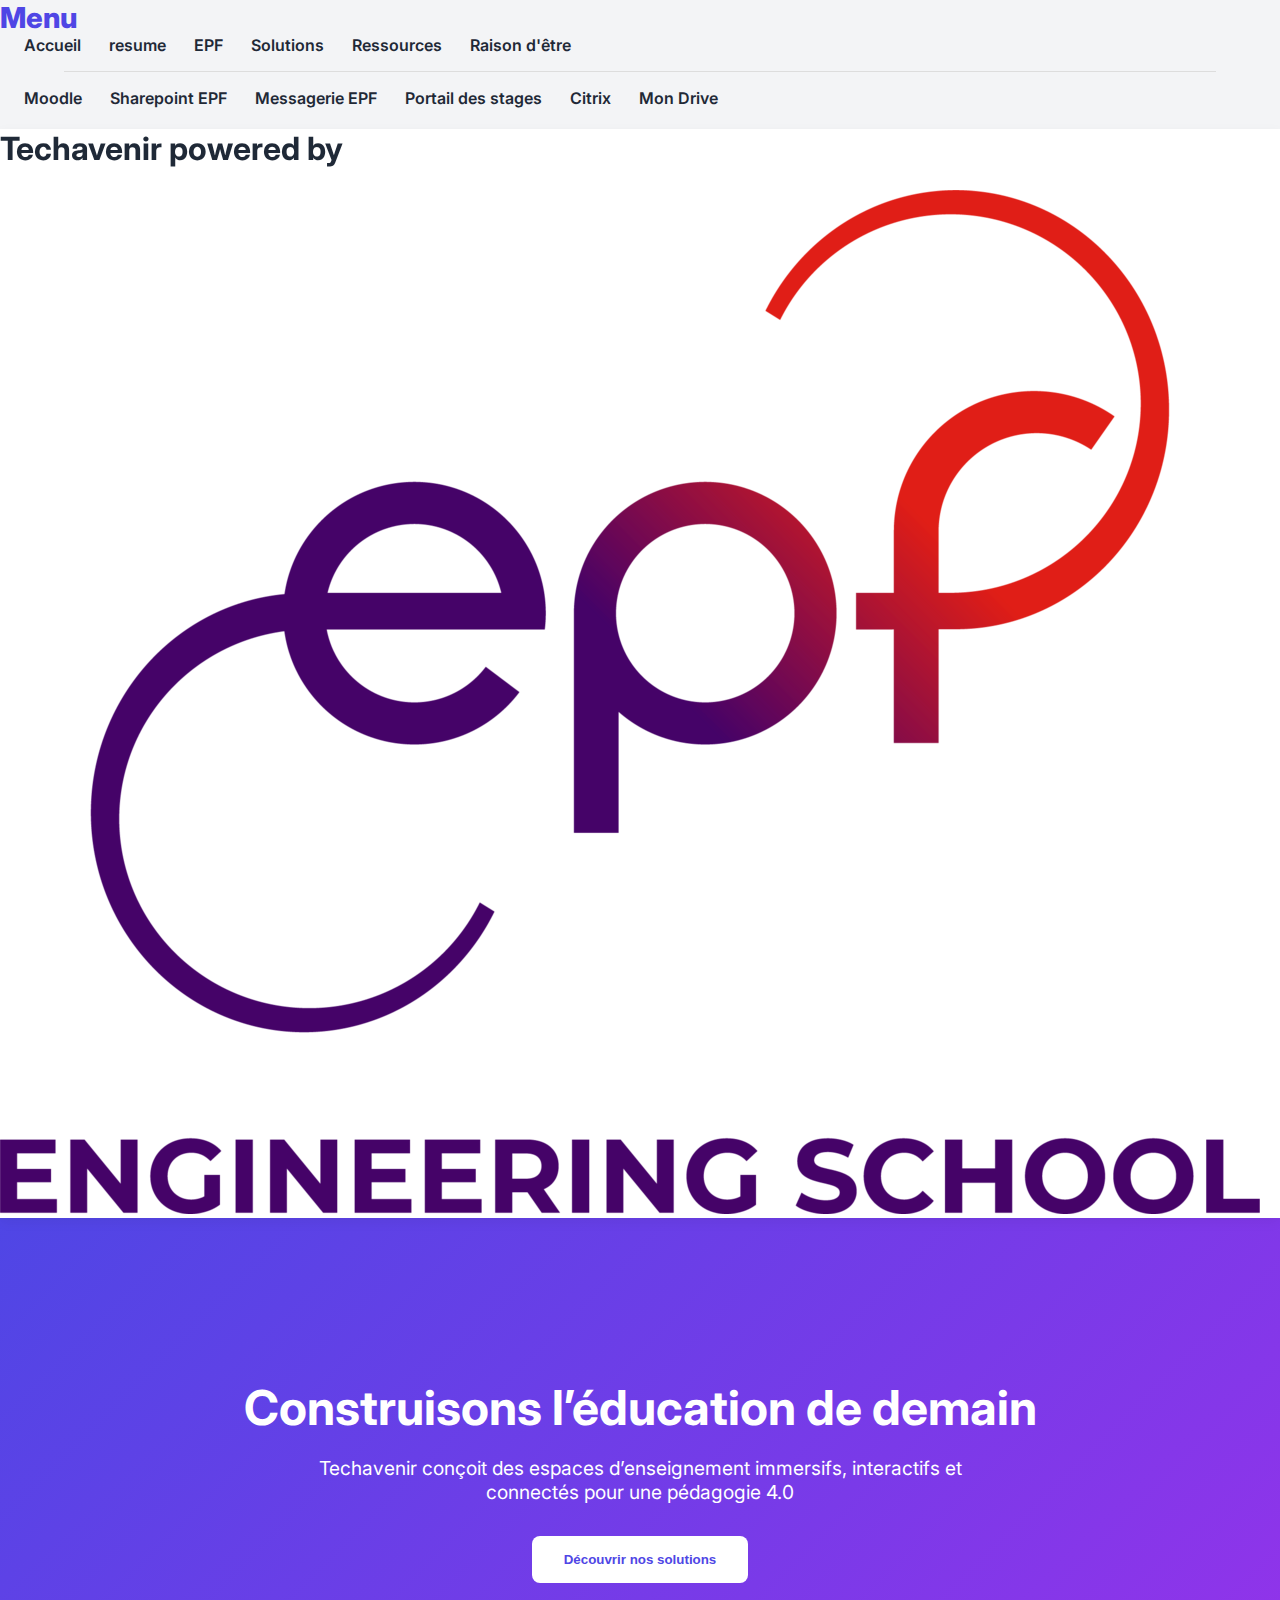
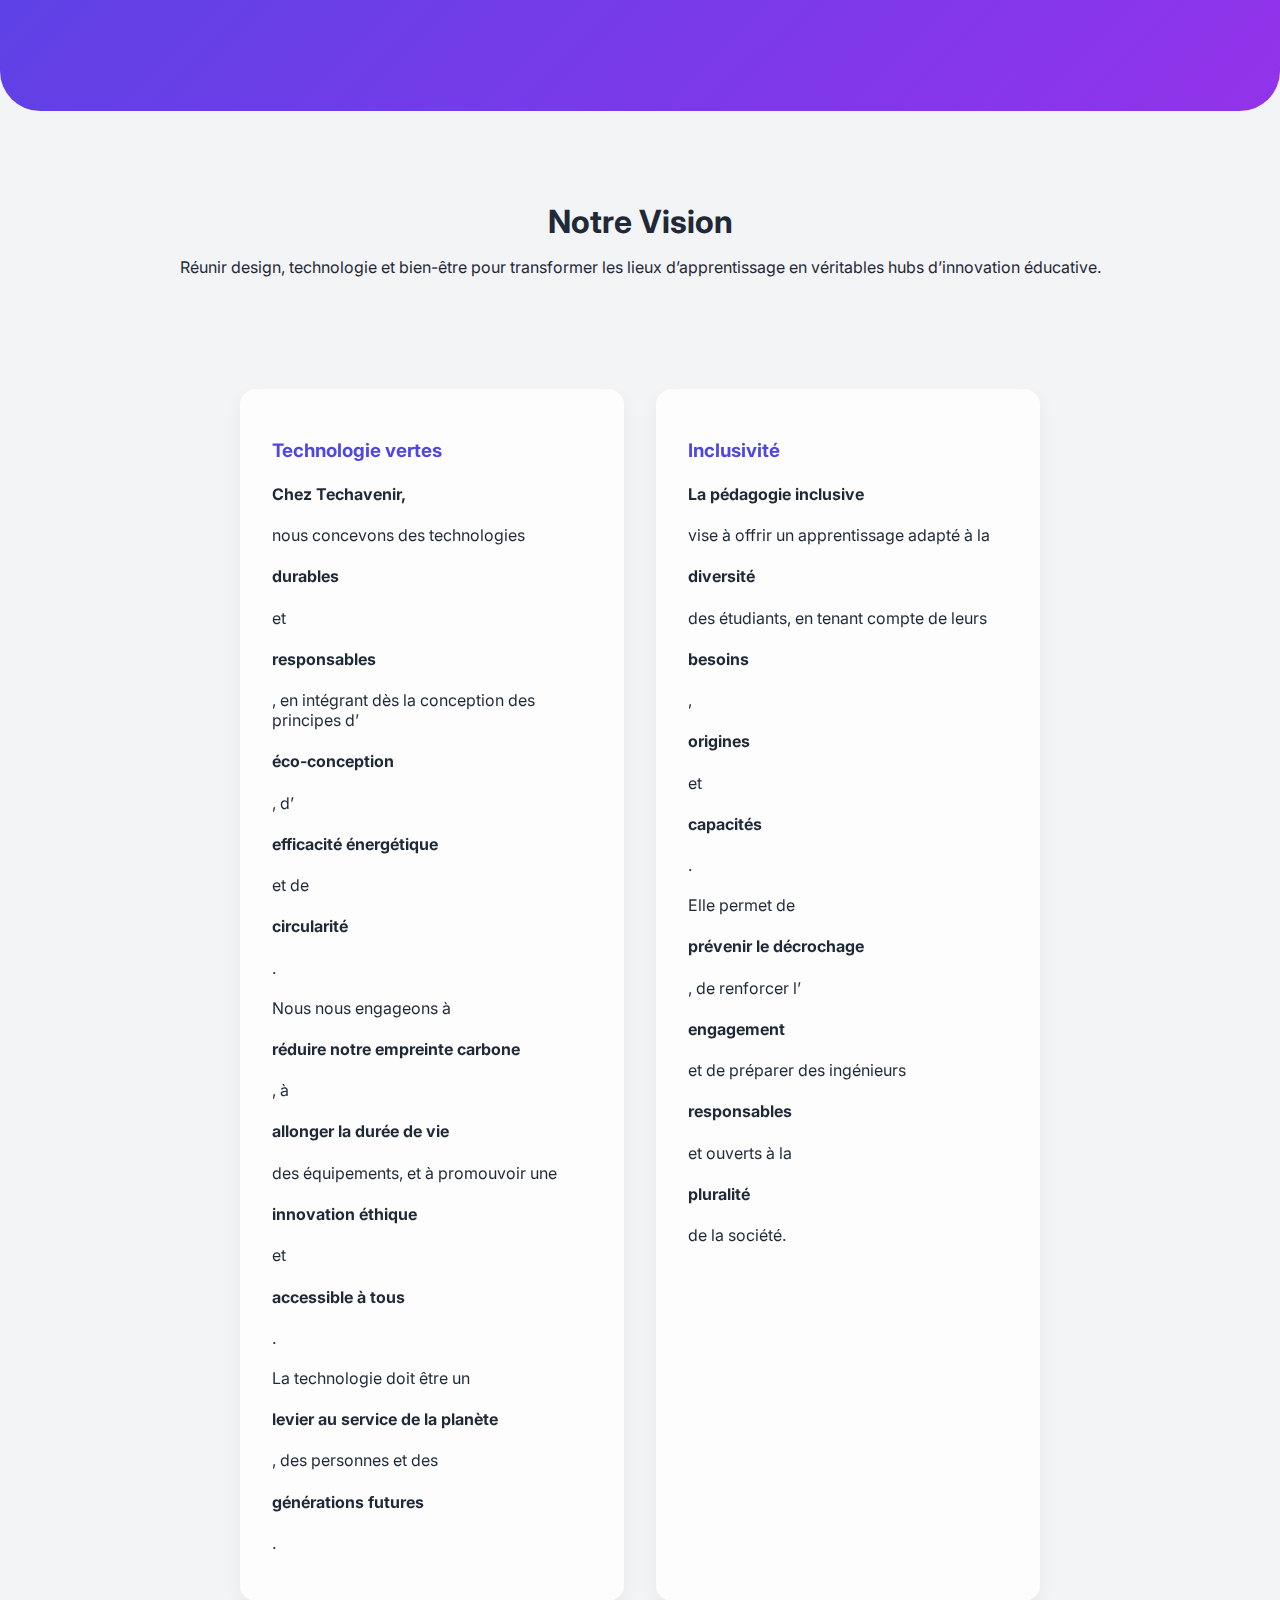
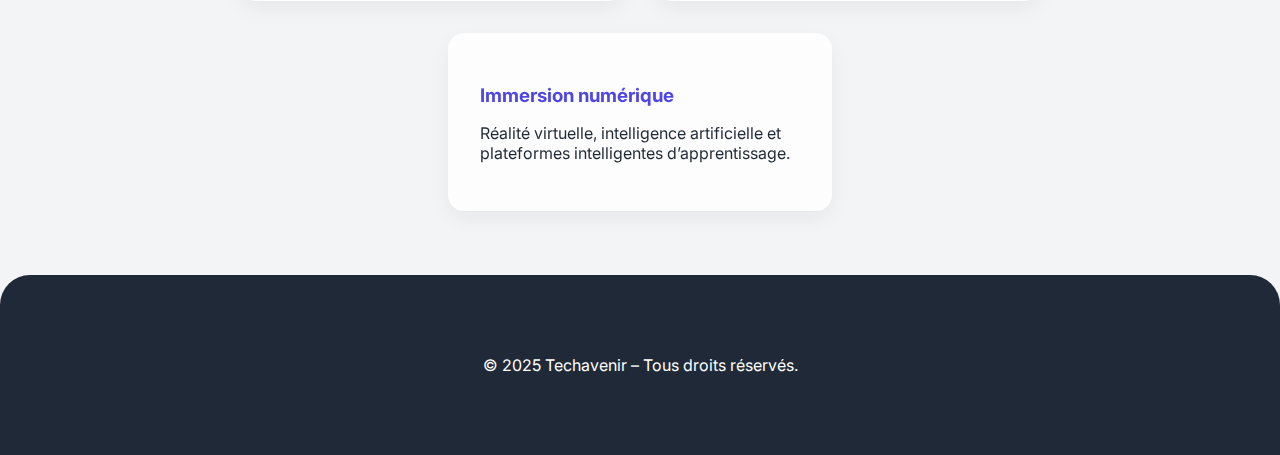
<file: index.html>
<!DOCTYPE html>
<html lang="fr">
<head>
  <meta charset="UTF-8" />
  <meta name="viewport" content="width=device-width, initial-scale=1.0"/>
  <title>Techavenir – L’enseignement 4.0</title>
  <link rel="stylesheet" href="style.css" />
  <link href="https://fonts.googleapis.com/css2?family=Inter:wght@400;600;800&display=swap" rel="stylesheet">
</head>
<body>
  <aside class="sidebar" aria-label="Menu de navigation">
    <div class="logo">Menu</div>
<div class="menu-toggle" onclick="document.querySelector('.sidebar').classList.toggle('open')">
  <span></span>
  <span></span>
  <span></span>
</div>
    <!-- <span class="menu-text">Menu</span> -->
    <nav>
      <a href="index.html" data-icon="🏠" title="Accueil">Accueil</a>
      <a href="resume.html" data-icon="📝" title="resume">resume</a>
      <a href="EPF.html" data-icon="🏫" title="EPF">EPF</a>
      <a href="solutions.html" data-icon="💡" title="Solutions">Solutions</a>
      <a href="fiches.html" data-icon="📚" title="Ressources">Ressources</a>
      <a href="raison d'etre.html" data-icon="🎯" title="Raison d'être">Raison d'être</a>
      <hr style="width:90%; border:none; border-top:1px solid #ddd; margin: 1rem auto;" />
      <a href="https://moodle.epf.fr" target="_blank" data-icon="📖" title="Moodle">Moodle</a>
      <a href="https://epfedu.sharepoint.com/" target="_blank" data-icon="🗂️" title="Sharepoint">Sharepoint EPF</a>
      <a href="https://outlook.office.com/mail" target="_blank" data-icon="✉️" title="Messagerie">Messagerie EPF</a>
      <a href="https://epf.jobteaser.com/fr" target="_blank" data-icon="💼" title="Stages">Portail des stages</a>
      <a href="https://vapp.epf.fr/" target="_blank" data-icon="🖥️" title="Citrix">Citrix</a>
      <a href="https://drive.google.com/" target="_blank" data-icon="☁️" title="Mon Drive">Mon Drive</a>
      <!-- <a href="https://a10da3dc-b79b-4a1d-a93f-d0fa80af9329-00-vxa8lrqh6osz.picard.replit.dev/" target="_blank" data-icon="☁️" title="Mon ia">Mon ia</a> -->
    </nav>
  </aside>

    <!-- Contenu principal -->
  <div class="main-content">

    <!-- Header (fixé) -->
<header>
  <h1 class="header-title">
    Techavenir
    <span class="powered">powered by</span>
  </h1>
    <img src="EPF_logo.png" alt="Logo EPF" class="logo-epf">
</header>

  <section class="hero">
    <div class="container">
      <h1>Construisons l’éducation de demain</h1>
      <p>Techavenir conçoit des espaces d’enseignement immersifs, interactifs et connectés pour une pédagogie 4.0</p>
      <button onclick="location.href='solutions.html'">Découvrir nos solutions</button>
    </div>
  </section>

  <section class="vision container">
    <h2 id="vision">Notre Vision</h2>
    <p>Réunir design, technologie et bien-être pour transformer les lieux d’apprentissage en véritables hubs d’innovation éducative.</p>
  </section>

  <section class="features container">
    <div class="card-grid">
<div class="card">
  <h3>Technologie vertes</h3>
  <p>
    <h4>Chez Techavenir,</h4> nous concevons des technologies 
    <h4>durables</h4> et <h4>responsables</h4>, en intégrant dès la conception des principes 
    d’<h4>éco-conception</h4>, d’<h4>efficacité énergétique</h4> et de <h4>circularité</h4>.
    <br><br>
    Nous nous engageons à <h4>réduire notre empreinte carbone</h4>, à 
    <h4>allonger la durée de vie</h4> des équipements, et à promouvoir une 
    <h4>innovation éthique</h4> et <h4>accessible à tous</h4>.
    <br><br>
    La technologie doit être un <h4>levier au service de la planète</h4>, 
    des personnes et des <h4>générations futures</h4>.
  </p>
</div>

      <div class="card">
        <h3>Inclusivité</h3>
        <p><h4>La pédagogie inclusive</h4> vise à offrir un apprentissage adapté à la <h4>diversité</h4> des étudiants, en tenant compte de leurs <h4>besoins</h4>, <h4>origines</h4> et <h4>capacités</h4>.
<br><br>

Elle permet de <h4>prévenir le décrochage</h4>, de renforcer l’<h4>engagement</h4> et de préparer des ingénieurs <h4>responsables</h4> et ouverts à la <h4>pluralité</h4> de la société.

<br><br>
      </div>
      <div class="card">
        <h3>Immersion numérique</h3>
        <p>Réalité virtuelle, intelligence artificielle et plateformes intelligentes d’apprentissage.</p>
      </div>
    </div>
  </section>

  <footer>
    <div class="container">
      <p>&copy; 2025 Techavenir – Tous droits réservés.</p>
    </div>
  </footer>

  <script src="script.js"></script>
<script>
(function(){if(!window.chatbase||window.chatbase("getState")!=="initialized"){window.chatbase=(...arguments)=>{if(!window.chatbase.q){window.chatbase.q=[]}window.chatbase.q.push(arguments)};window.chatbase=new Proxy(window.chatbase,{get(target,prop){if(prop==="q"){return target.q}return(...args)=>target(prop,...args)}})}const onLoad=function(){const script=document.createElement("script");script.src="https://www.chatbase.co/embed.min.js";script.id="EY-CzNa1eaQVEPs238EkB";script.domain="www.chatbase.co";document.body.appendChild(script)};if(document.readyState==="complete"){onLoad()}else{window.addEventListener("load",onLoad)}})();
</script>
</body>
</html>
</file>
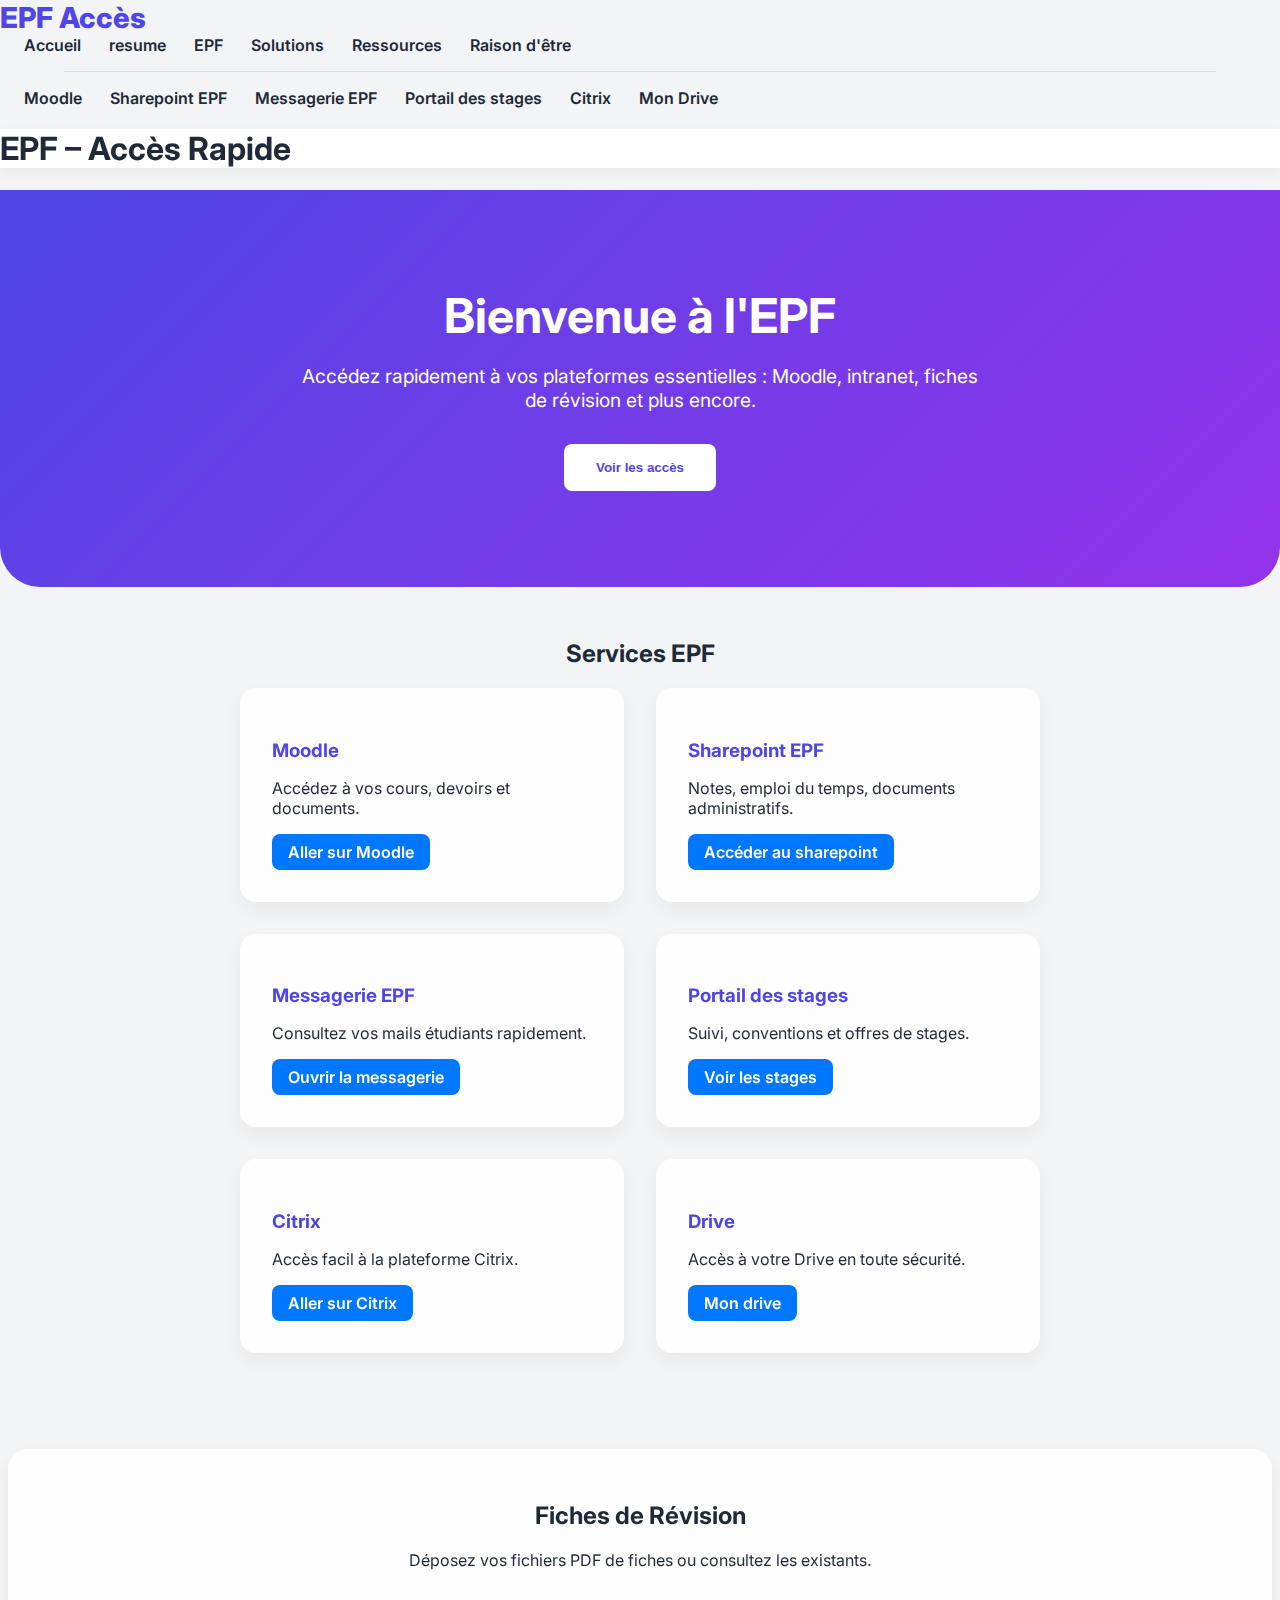
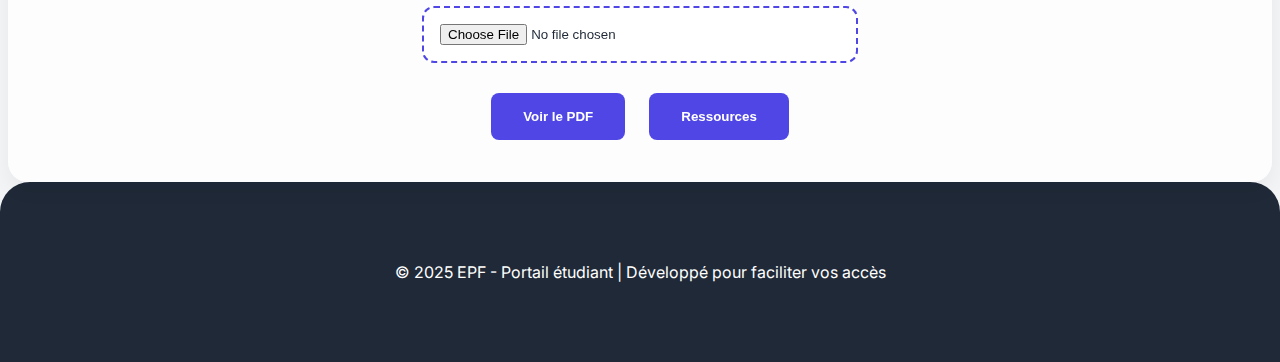
<file: EPF.html>
<!DOCTYPE html>
<html lang="fr">
<head>
  <meta charset="UTF-8" />
  <meta name="viewport" content="width=device-width, initial-scale=1.0"/>
  <title>EPF – Accès Rapide</title>
  <link rel="stylesheet" href="style.css" />
  <link href="https://fonts.googleapis.com/css2?family=Inter:wght@400;600;800&display=swap" rel="stylesheet">
</head>
<body>

  <!-- Sidebar menu gauche -->
  <aside class="sidebar" aria-label="Menu de navigation">
    <div class="logo">EPF Accès</div>
    <div class="menu-toggle" onclick="document.querySelector('.sidebar').classList.toggle('open')">
  <span></span>
  <span></span>
  <span></span>
</div>
    <nav>
      <a href="index.html" data-icon="🏠" title="Accueil">Accueil</a>
      <a href="resume.html" data-icon="📝" title="resume">resume</a>
      <a href="EPF.html" data-icon="🏫" title="EPF">EPF</a>
      <a href="solutions.html" data-icon="💡" title="Solutions">Solutions</a>
      <a href="fiches.html" data-icon="📚" title="Ressources">Ressources</a>
      <a href="raison d'etre.html" data-icon="🎯" title="Raison d'être">Raison d'être</a>
      <hr style="width:90%; border:none; border-top:1px solid #ddd; margin: 1rem auto;" />
      <a href="https://moodle.epf.fr" target="_blank" data-icon="📖" title="Moodle">Moodle</a>
      <a href="https://epfedu.sharepoint.com/" target="_blank" data-icon="🗂️" title="Sharepoint">Sharepoint EPF</a>
      <a href="https://outlook.office.com/mail" target="_blank" data-icon="✉️" title="Messagerie">Messagerie EPF</a>
      <a href="https://epf.jobteaser.com/fr" target="_blank" data-icon="💼" title="Stages">Portail des stages</a>
      <a href="https://vapp.epf.fr/" target="_blank" data-icon="🖥️" title="Citrix">Citrix</a>
      <a href="https://drive.google.com/" target="_blank" data-icon="☁️" title="Mon Drive">Mon Drive</a>
    </nav>
  </aside>

  <!-- Contenu principal -->
  <div class="main-content">

    <!-- Header (fixé) -->
   <header>
  <h1 class="header-title">EPF – Accès Rapide</h1>
</header>

    <!-- Hero -->
    <section class="hero" style="padding: 4rem 2rem 6rem;">
      <h1>Bienvenue à l'EPF</h1>
      <p>Accédez rapidement à vos plateformes essentielles : Moodle, intranet, fiches de révision et plus encore.</p>
      <a href="#services"><button>Voir les accès</button></a>
    </section>

    <!-- Zone de services -->
    <section class="container features" id="services">
      <h2 style="text-align:center;">Services EPF</h2>
      <div class="card-grid">
        <div class="card">
          <h3>Moodle</h3>
          <p>Accédez à vos cours, devoirs et documents.</p>
          <a class="btn" href="https://moodle.epf.fr" target="_blank">Aller sur Moodle</a>
        </div>
        <div class="card">
          <h3>Sharepoint EPF</h3>
          <p>Notes, emploi du temps, documents administratifs.</p>
          <a class="btn" href="https://epfedu.sharepoint.com/" target="_blank">Accéder au sharepoint</a>
        </div>
        <div class="card">
          <h3>Messagerie EPF</h3>
          <p>Consultez vos mails étudiants rapidement.</p>
          <a class="btn" href="https://outlook.office.com/mail" target="_blank">Ouvrir la messagerie</a>
        </div>
        <div class="card">
          <h3>Portail des stages</h3>
          <p>Suivi, conventions et offres de stages.</p>
          <a class="btn" href="https://epf.jobteaser.com/fr" target="_blank">Voir les stages</a>
        </div>
        <div class="card">
          <h3>Citrix</h3>
          <p>Accès facil à la plateforme Citrix.</p>
          <a class="btn" href="https://vapp.epf.fr/" target="_blank">Aller sur Citrix</a>
        </div>
        <div class="card">
          <h3>Drive</h3>
          <p>Accès à votre Drive en toute sécurité.</p>
          <a class="btn" href="https://drive.google.com/" target="_blank">Mon drive</a>
        </div>
      </div>
    </section>

    <!-- Ressources (fiches, uploads, etc.) -->
    <section class="container upload-section" id="ressources">
      <h2>Fiches de Révision</h2>
      <p>Déposez vos fichiers PDF de fiches ou consultez les existants.</p>
      <input type="file" id="fileUpload" accept="application/pdf" />
      <br>
      <button onclick="viewPDF()">Voir le PDF</button>
      <iframe id="pdfViewer"></iframe>
      <button onclick="location.href='fiches.html'">Ressources</button>
    </section>

    <!-- Footer -->
    <footer>
      <div class="container">
      <p>&copy; 2025 EPF - Portail étudiant | Développé pour faciliter vos accès</p>
      </div>
    </footer>

  </div>

  <!-- JS simple pour l'affichage PDF -->
  <script>
    function viewPDF() {
      const input = document.getElementById("fileUpload");
      const viewer = document.getElementById("pdfViewer");
      const file = input.files[0];

      if (file && file.type === "application/pdf") {
        const fileURL = URL.createObjectURL(file);
        viewer.src = fileURL;
        viewer.style.display = "block";
      } else {
        alert("Veuillez sélectionner un fichier PDF.");
      }
    }
  </script>
<script type="text/javascript">
  (function(d, t) {
      var v = d.createElement(t), s = d.getElementsByTagName(t)[0];
      v.onload = function() {
        window.voiceflow.chat.load({
          verify: { projectID: '6842ada7bd009340332e4bff' },
          url: 'https://general-runtime.voiceflow.com',
          versionID: 'production',
          voice: {
            url: "https://runtime-api.voiceflow.com"
          }
        });
      }
      v.src = "https://cdn.voiceflow.com/widget-next/bundle.mjs"; v.type = "text/javascript"; s.parentNode.insertBefore(v, s);
  })(document, 'script');
</script>
<script>
(function(){if(!window.chatbase||window.chatbase("getState")!=="initialized"){window.chatbase=(...arguments)=>{if(!window.chatbase.q){window.chatbase.q=[]}window.chatbase.q.push(arguments)};window.chatbase=new Proxy(window.chatbase,{get(target,prop){if(prop==="q"){return target.q}return(...args)=>target(prop,...args)}})}const onLoad=function(){const script=document.createElement("script");script.src="https://www.chatbase.co/embed.min.js";script.id="EY-CzNa1eaQVEPs238EkB";script.domain="www.chatbase.co";document.body.appendChild(script)};if(document.readyState==="complete"){onLoad()}else{window.addEventListener("load",onLoad)}})();
</script>
</body>
</html>
</file>
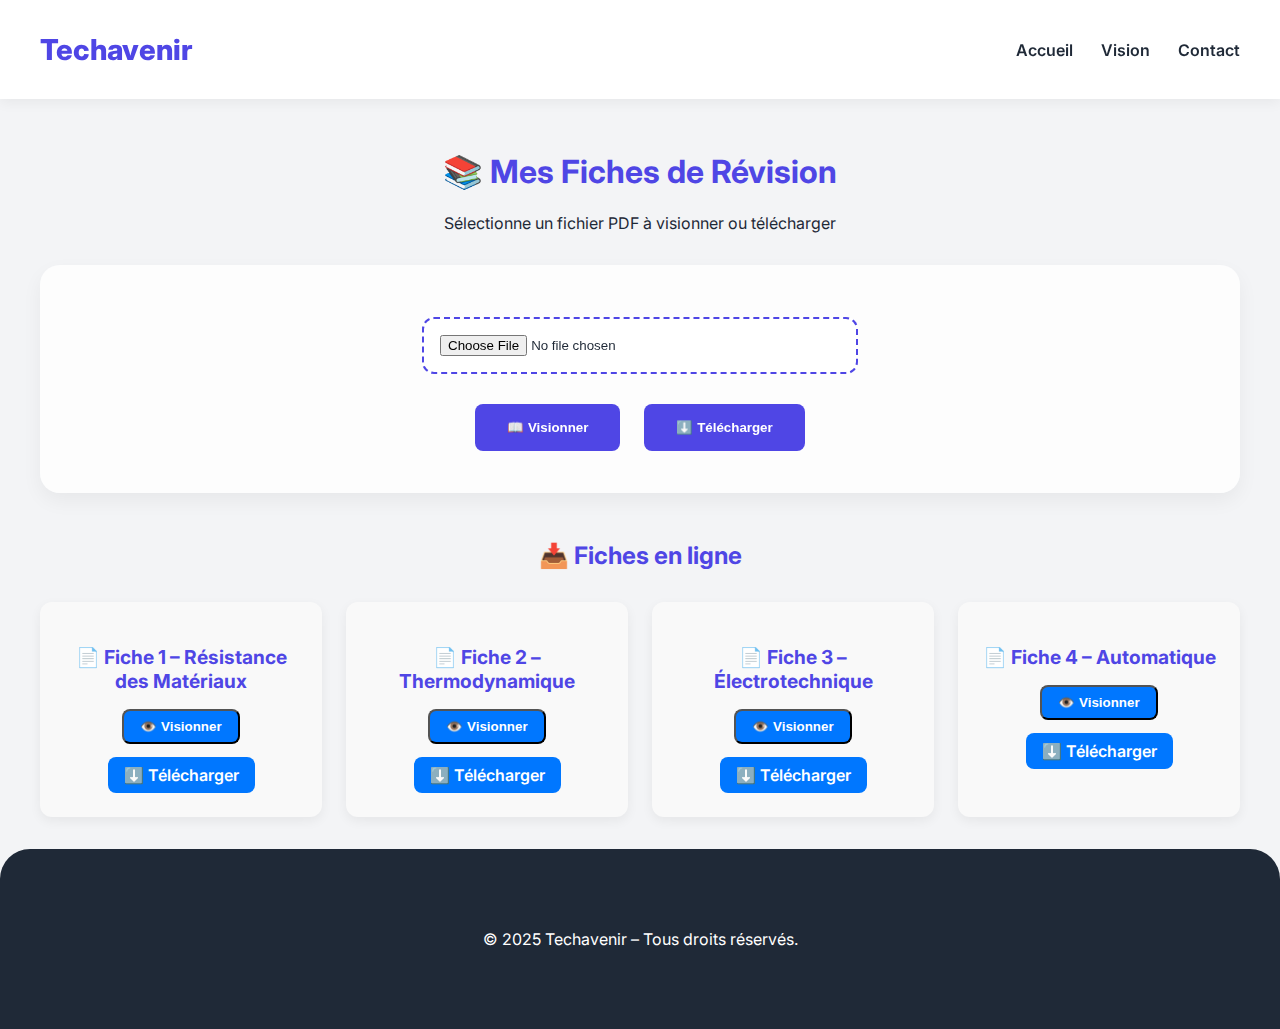
<file: fiches.html>
<!DOCTYPE html>
<html lang="fr">
<head>
  <meta charset="UTF-8" />
  <meta name="viewport" content="width=device-width, initial-scale=1" />
  <title>Fiches de Révision – Techavenir</title>
  <link rel="stylesheet" href="style.css" />
  <link href="https://fonts.googleapis.com/css2?family=Inter:wght@400;600;800&display=swap" rel="stylesheet" />
</head>
<body>

<header>
  <div class="container nav">
    <div class="logo">Techavenir</div>
    <nav>
      <a href="index.html">Accueil</a>
      <a href="index.html#vision">Vision</a>
      <a href="https://moodle.epf.fr" target="_blank">Contact</a>
    </nav>
  </div>
</header>

<section class="container">
  <h1 style="text-align: center; color: var(--primary);">📚 Mes Fiches de Révision</h1>
  <p style="text-align: center; margin-top: 1rem;">
    Sélectionne un fichier PDF à visionner ou télécharger
  </p>

  <div class="upload-section">
    <input type="file" id="pdfFile" accept="application/pdf" />
    <br />
    <button onclick="previewPDF()">📖 Visionner</button>
    <button onclick="downloadPDF()">⬇️ Télécharger</button>

    <iframe id="pdfViewer"></iframe>
  </div>

  <h2 style="text-align: center; margin-top: 3rem; color: var(--primary);">📥 Fiches en ligne</h2>

  <div class="fiche-cards">
    <div class="fiche-card">
      <h3>📄 Fiche 1 – Résistance des Matériaux</h3>
      <div class="fiche-buttons">
        <button
          class="btn"
          onclick="visionnerEnLigne('https://drive.google.com/file/d/19i65g06_nhSZx5naNHAza6lH6VwfBbN2/preview')"
        >
          👁️ Visionner
        </button>
        <a
          href="https://drive.google.com/uc?export=download&id=19i65g06_nhSZx5naNHAza6lH6VwfBbN2"
          class="btn"
          >⬇️ Télécharger</a
        >
      </div>
    </div>

    <div class="fiche-card">
      <h3>📄 Fiche 2 – Thermodynamique</h3>
      <div class="fiche-buttons">
        <button
          class="btn"
          onclick="visionnerEnLigne('https://drive.google.com/file/d/1tFkdv1zux1VV2rkNBI_0eJJjvIqwfJc-/preview')"
        >
          👁️ Visionner
        </button>
        <a
          href="https://drive.google.com/uc?export=download&id=1tFkdv1zux1VV2rkNBI_0eJJjvIqwfJc-"
          class="btn"
          >⬇️ Télécharger</a
        >
      </div>
    </div>

    <div class="fiche-card">
      <h3>📄 Fiche 3 – Électrotechnique</h3>
      <div class="fiche-buttons">
        <button
          class="btn"
          onclick="visionnerEnLigne('https://drive.google.com/file/d/1gAn6hkQWSX2rBx6z1rYZF2oJ4zQe8ItF/preview')"
        >
          👁️ Visionner
        </button>
        <a
          href="https://drive.google.com/uc?export=download&id=1gAn6hkQWSX2rBx6z1rYZF2oJ4zQe8ItF"
          class="btn"
          >⬇️ Télécharger</a
        >
      </div>
    </div>

    <div class="fiche-card">
      <h3>📄 Fiche 4 – Automatique</h3>
      <div class="fiche-buttons">
        <button
          class="btn"
          onclick="visionnerEnLigne('https://drive.google.com/file/d/1FfsUPMOQpt87S5qNcqWkiA80-7C4L1Ag/preview')"
        >
          👁️ Visionner
        </button>
        <a
          href="https://drive.google.com/uc?export=download&id=1FfsUPMOQpt87S5qNcqWkiA80-7C4L1Ag"
          class="btn"
          >⬇️ Télécharger</a
        >
      </div>
    </div>
  </div>
</section>

<footer>
  <div class="container">
    <p>&copy; 2025 Techavenir – Tous droits réservés.</p>
  </div>
</footer>

<script>
  let selectedFile;

  document.getElementById('pdfFile').addEventListener('change', function (event) {
    selectedFile = event.target.files[0];
  });

  function previewPDF() {
    if (!selectedFile) {
      alert('Merci de sélectionner un fichier PDF d\'abord !');
      return;
    }
    const fileURL = URL.createObjectURL(selectedFile);
    const iframe = document.getElementById('pdfViewer');
    iframe.src = fileURL;
    iframe.style.display = 'block';
    iframe.style.width = '100%';
    iframe.style.height = '600px';
    iframe.style.marginTop = '1rem';
  }

  function downloadPDF() {
    if (!selectedFile) {
      alert('Merci de sélectionner un fichier PDF d\'abord !');
      return;
    }
    const link = document.createElement('a');
    link.href = URL.createObjectURL(selectedFile);
    link.download = selectedFile.name;
    link.click();
  }

  function visionnerEnLigne(url) {
    const iframe = document.getElementById('pdfViewer');
    iframe.src = url;
    iframe.style.display = 'block';
    iframe.style.width = '100%';
    iframe.style.height = '600px';
    iframe.style.marginTop = '1rem';
    iframe.scrollIntoView({ behavior: 'smooth' });
  }
</script>

<script>
  (function () {
    if (!window.chatbase || window.chatbase('getState') !== 'initialized') {
      window.chatbase = (...arguments) => {
        if (!window.chatbase.q) {
          window.chatbase.q = [];
        }
        window.chatbase.q.push(arguments);
      };
      window.chatbase = new Proxy(window.chatbase, {
        get(target, prop) {
          if (prop === 'q') {
            return target.q;
          }
          return (...args) => target(prop, ...args);
        },
      });
    }
    const onLoad = function () {
      const script = document.createElement('script');
      script.src = 'https://www.chatbase.co/embed.min.js';
      script.id = 'EY-CzNa1eaQVEPs238EkB';
      script.domain = 'www.chatbase.co';
      document.body.appendChild(script);
    };
    if (document.readyState === 'complete') {
      onLoad();
    } else {
      window.addEventListener('load', onLoad);
    }
  })();
</script>

</body>
</html>
</file>
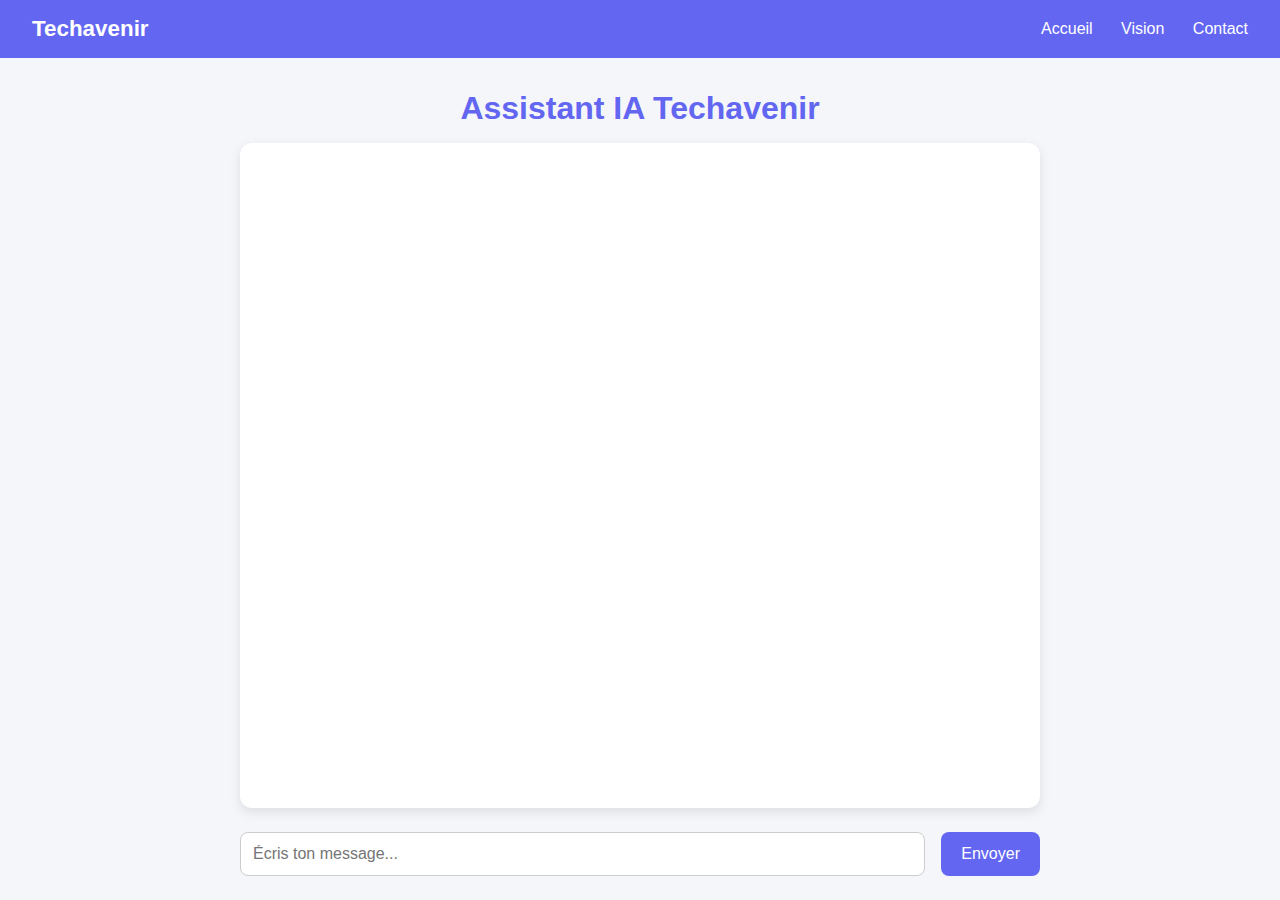
<file: ia_bis_bis.html>
<!DOCTYPE html>
<html lang="fr">
<head>
  <meta charset="UTF-8" />
  <title>Assistant IA – Techavenir</title>
  <style>
    :root {
      --main-color: #6366f1;
      --light-bg: #f4f6fa;
      --bubble-user: #e0e7ff;
      --bubble-bot: #d1fae5;
      --text-color: #333;
    }

    * {
      margin: 0;
      padding: 0;
      box-sizing: border-box;
    }

    body {
      font-family: 'Segoe UI', sans-serif;
      background-color: var(--light-bg);
      color: var(--text-color);
      display: flex;
      flex-direction: column;
      min-height: 100vh;
    }

    header {
      background-color: var(--main-color);
      padding: 1rem 2rem;
      color: white;
      display: flex;
      justify-content: space-between;
      align-items: center;
    }

    header nav a {
      color: white;
      text-decoration: none;
      margin-left: 1.5rem;
      font-weight: 500;
    }

    header nav a:hover {
      text-decoration: underline;
    }

    h1 {
      text-align: center;
      margin: 2rem 0 1rem;
      color: var(--main-color);
    }

    #chat {
      flex-grow: 1;
      width: 100%;
      max-width: 800px;
      margin: 0 auto;
      background: white;
      border-radius: 12px;
      padding: 1rem;
      box-shadow: 0 4px 12px rgba(0, 0, 0, 0.1);
      overflow-y: auto;
      height: 500px;
    }

    .message {
      margin: 0.5rem 0;
      display: flex;
      align-items: flex-end;
      gap: 0.5rem;
      animation: fadeIn 0.3s ease;
    }

    .message.user {
      justify-content: flex-end;
    }

    .message.bot {
      justify-content: flex-start;
    }

    .bubble {
      max-width: 70%;
      padding: 0.75rem 1rem;
      border-radius: 16px;
      line-height: 1.4;
      word-wrap: break-word;
    }

    .user .bubble {
      background-color: var(--bubble-user);
      border-bottom-right-radius: 4px;
    }

    .bot .bubble {
      background-color: var(--bubble-bot);
      border-bottom-left-radius: 4px;
    }

    .avatar {
      width: 32px;
      height: 32px;
      border-radius: 50%;
      background-color: #c4c4c4;
      display: flex;
      justify-content: center;
      align-items: center;
      font-weight: bold;
      color: white;
    }

    #input-area {
      width: 100%;
      max-width: 800px;
      margin: 1.5rem auto;
      display: flex;
      gap: 1rem;
    }

    input[type="text"] {
      flex: 1;
      padding: 0.75rem;
      border: 1px solid #ccc;
      border-radius: 8px;
      font-size: 1rem;
    }

    button {
      background-color: var(--main-color);
      color: white;
      border: none;
      border-radius: 8px;
      padding: 0.75rem 1.25rem;
      font-size: 1rem;
      cursor: pointer;
      transition: background 0.2s;
    }

    button:hover {
      background-color: #4f46e5;
    }

    @keyframes fadeIn {
      from { opacity: 0; transform: translateY(5px); }
      to { opacity: 1; transform: translateY(0); }
    }
  </style>
</head>
<body>

  <header>
    <div style="font-size: 1.4rem; font-weight: bold;">Techavenir</div>
    <nav>
      <a href="index.html">Accueil</a>
      <a href="index.html#vision">Vision</a>
      <a href="https://moodle.epf.fr" target="_blank">Contact</a>
    </nav>
  </header>

  <h1>Assistant IA Techavenir</h1>

  <div id="chat"></div>

  <div id="input-area">
    <input type="text" id="userInput" placeholder="Écris ton message..." />
    <button id="sendBtn">Envoyer</button>
  </div>

  <script>
    const chat = document.getElementById('chat');
    const input = document.getElementById('userInput');
    const btn = document.getElementById('sendBtn');
    const API_URL = 'http://127.0.0.1:5000/chat';

    function createMessage(text, sender) {
      const msg = document.createElement('div');
      msg.className = `message ${sender}`;

      const bubble = document.createElement('div');
      bubble.className = 'bubble';
      bubble.textContent = text;

      const avatar = document.createElement('div');
      avatar.className = 'avatar';
      avatar.textContent = sender === 'user' ? '👤' : '🤖';

      if (sender === 'user') {
        msg.appendChild(bubble);
        msg.appendChild(avatar);
      } else {
        msg.appendChild(avatar);
        msg.appendChild(bubble);
      }

      chat.appendChild(msg);
      chat.scrollTop = chat.scrollHeight;
    }

    async function sendMessage(message) {
      createMessage(message, 'user');
      input.value = '';
      createMessage('...', 'bot');

      try {
        const response = await fetch(API_URL, {
          method: 'POST',
          headers: { 'Content-Type': 'application/json' },
          body: JSON.stringify({ message })
        });

        const data = await response.json();
        chat.lastChild.remove();

        if (data.response) {
          createMessage(data.response, 'bot');
        } else {
          createMessage('Erreur: réponse inattendue.', 'bot');
        }
      } catch (error) {
        chat.lastChild.remove();
        createMessage('Erreur réseau : ' + error.message, 'bot');
      }
    }

    btn.addEventListener('click', () => {
      const message = input.value.trim();
      if (message) sendMessage(message);
    });

    input.addEventListener('keydown', e => {
      if (e.key === 'Enter') btn.click();
    });
  </script>
<script>
(function(){if(!window.chatbase||window.chatbase("getState")!=="initialized"){window.chatbase=(...arguments)=>{if(!window.chatbase.q){window.chatbase.q=[]}window.chatbase.q.push(arguments)};window.chatbase=new Proxy(window.chatbase,{get(target,prop){if(prop==="q"){return target.q}return(...args)=>target(prop,...args)}})}const onLoad=function(){const script=document.createElement("script");script.src="https://www.chatbase.co/embed.min.js";script.id="EY-CzNa1eaQVEPs238EkB";script.domain="www.chatbase.co";document.body.appendChild(script)};if(document.readyState==="complete"){onLoad()}else{window.addEventListener("load",onLoad)}})();
</script>
</body>
</html>
</file>
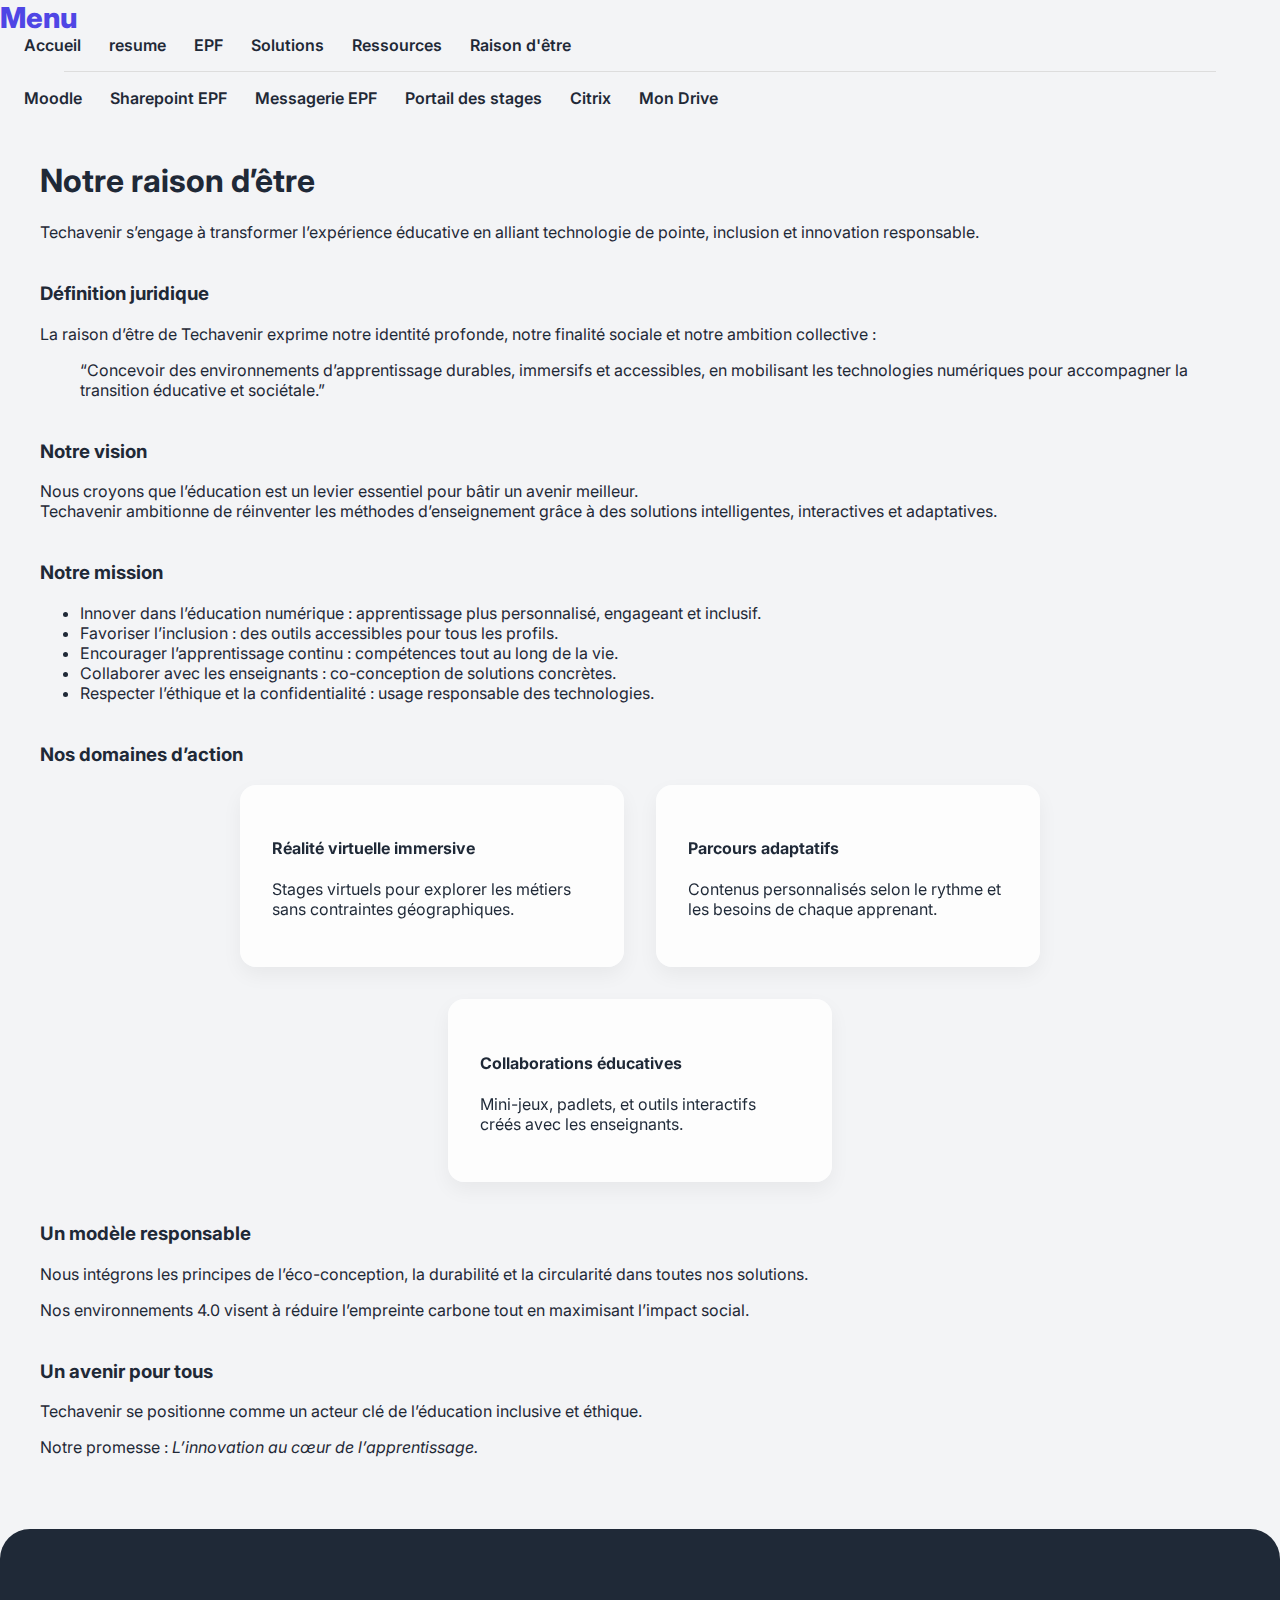
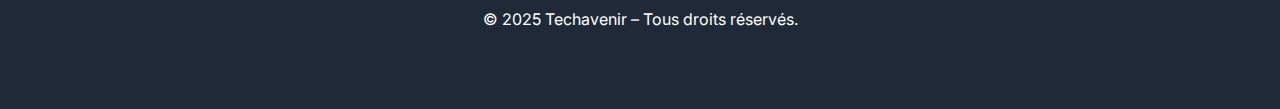
<file: raison d'etre.html>
<!DOCTYPE html>
<html lang="fr">
<head>
  <meta charset="UTF-8" />
  <meta name="viewport" content="width=device-width, initial-scale=1.0"/>
  <title>Raison d'être – Techavenir</title>
  <link rel="stylesheet" href="style.css" />
  <link href="https://fonts.googleapis.com/css2?family=Inter:wght@400;600;800&display=swap" rel="stylesheet"/>
  <style>
    /* Ajout d'espace entre les zones */
    .zone {
      margin-bottom: 2.5rem; /* espace vertical entre sections */
    }
  </style>
</head>
<body>
  <aside class="sidebar" aria-label="Menu de navigation">
    <div class="logo">Menu</div>
    <div class="menu-toggle" onclick="document.querySelector('.sidebar').classList.toggle('open')">
  <span></span>
  <span></span>
  <span></span>
</div>
    <nav>
      <a href="index.html" data-icon="🏠" title="Accueil">Accueil</a>
      <a href="resume.html" data-icon="📝" title="resume">resume</a>
      <a href="EPF.html" data-icon="🏫" title="EPF">EPF</a>
      <a href="solutions.html" data-icon="💡" title="Solutions">Solutions</a>
      <a href="fiches.html" data-icon="📚" title="Ressources">Ressources</a>
      <a href="raison d'etre.html" data-icon="🎯" title="Raison d'être">Raison d'être</a>
      <hr style="width:90%; border:none; border-top:1px solid #ddd; margin: 1rem auto;" />
      <a href="https://moodle.epf.fr" target="_blank" data-icon="📖" title="Moodle">Moodle</a>
      <a href="https://epfedu.sharepoint.com/" target="_blank" data-icon="🗂️" title="Sharepoint">Sharepoint EPF</a>
      <a href="https://outlook.office.com/mail" target="_blank" data-icon="✉️" title="Messagerie">Messagerie EPF</a>
      <a href="https://epf.jobteaser.com/fr" target="_blank" data-icon="💼" title="Stages">Portail des stages</a>
      <a href="https://vapp.epf.fr/" target="_blank" data-icon="🖥️" title="Citrix">Citrix</a>
      <a href="https://drive.google.com/" target="_blank" data-icon="☁️" title="Mon Drive">Mon Drive</a>
    </nav>
  </aside>

  <main class="container">

    <section class="zone blue">
      <h1>Notre raison d’être</h1>
      <p><span class="highlight">Techavenir</span> s’engage à transformer l’expérience éducative en alliant technologie de pointe, inclusion et innovation responsable.</p>
    </section>

    <section class="zone pink">
      <h3>Définition juridique</h3>
      <p><span class="highlight">La raison d’être</span> de <span class="highlight">Techavenir</span> exprime notre identité profonde, notre finalité sociale et notre ambition collective :</p>
      <blockquote>“<span class="highlight">Concevoir des environnements d’apprentissage durables, immersifs et accessibles</span>, en mobilisant les technologies numériques pour accompagner la transition éducative et sociétale.”</blockquote>
    </section>

    <section class="zone green">
      <h3>Notre vision</h3>
      <p>Nous croyons que <span class="highlight">l’éducation</span> est un levier essentiel pour bâtir un avenir meilleur.<br />
      <span class="highlight">Techavenir</span> ambitionne de <span class="highlight">réinventer les méthodes d’enseignement</span> grâce à des solutions intelligentes, interactives et adaptatives.</p>
    </section>

    <section class="zone yellow">
      <h3>Notre mission</h3>
      <ul>
        <li><span class="highlight">Innover dans l’éducation numérique</span> : apprentissage plus personnalisé, engageant et inclusif.</li>
        <li><span class="highlight">Favoriser l’inclusion</span> : des outils accessibles pour tous les profils.</li>
        <li><span class="highlight">Encourager l’apprentissage continu</span> : compétences tout au long de la vie.</li>
        <li><span class="highlight">Collaborer avec les enseignants</span> : co-conception de solutions concrètes.</li>
        <li><span class="highlight">Respecter l’éthique et la confidentialité</span> : usage responsable des technologies.</li>
      </ul>
    </section>

    <section class="zone blue">
      <h3>Nos domaines d’action</h3>
      <div class="card-grid">
        <div class="card">
          <h4>Réalité virtuelle immersive</h4>
          <p>Stages virtuels pour explorer les métiers sans contraintes géographiques.</p>
        </div>
        <div class="card">
          <h4>Parcours adaptatifs</h4>
          <p>Contenus personnalisés selon le rythme et les besoins de chaque apprenant.</p>
        </div>
        <div class="card">
          <h4>Collaborations éducatives</h4>
          <p>Mini-jeux, padlets, et outils interactifs créés avec les enseignants.</p>
        </div>
      </div>
    </section>

    <section class="zone green">
      <h3>Un modèle responsable</h3>
      <p>Nous intégrons les principes de <span class="highlight">l’éco-conception</span>, <span class="highlight">la durabilité</span> et <span class="highlight">la circularité</span> dans toutes nos solutions.</p>
      <p>Nos environnements 4.0 visent à <span class="highlight">réduire l’empreinte carbone</span> tout en maximisant l’impact social.</p>
    </section>

    <section class="zone pink">
      <h3>Un avenir pour tous</h3>
      <p><span class="highlight">Techavenir</span> se positionne comme un acteur clé de <span class="highlight">l’éducation inclusive</span> et <span class="highlight">éthique</span>.</p>
      <p>Notre promesse : <em><span class="highlight">L’innovation au cœur de l’apprentissage</span>.</em></p>
    </section>
  </main>

  <footer>
    <div class="container">
      <p>&copy; 2025 Techavenir – Tous droits réservés.</p>
    </div>
  </footer>
  <script>
(function(){if(!window.chatbase||window.chatbase("getState")!=="initialized"){window.chatbase=(...arguments)=>{if(!window.chatbase.q){window.chatbase.q=[]}window.chatbase.q.push(arguments)};window.chatbase=new Proxy(window.chatbase,{get(target,prop){if(prop==="q"){return target.q}return(...args)=>target(prop,...args)}})}const onLoad=function(){const script=document.createElement("script");script.src="https://www.chatbase.co/embed.min.js";script.id="EY-CzNa1eaQVEPs238EkB";script.domain="www.chatbase.co";document.body.appendChild(script)};if(document.readyState==="complete"){onLoad()}else{window.addEventListener("load",onLoad)}})();
</script>
</body>
</html>
</file>
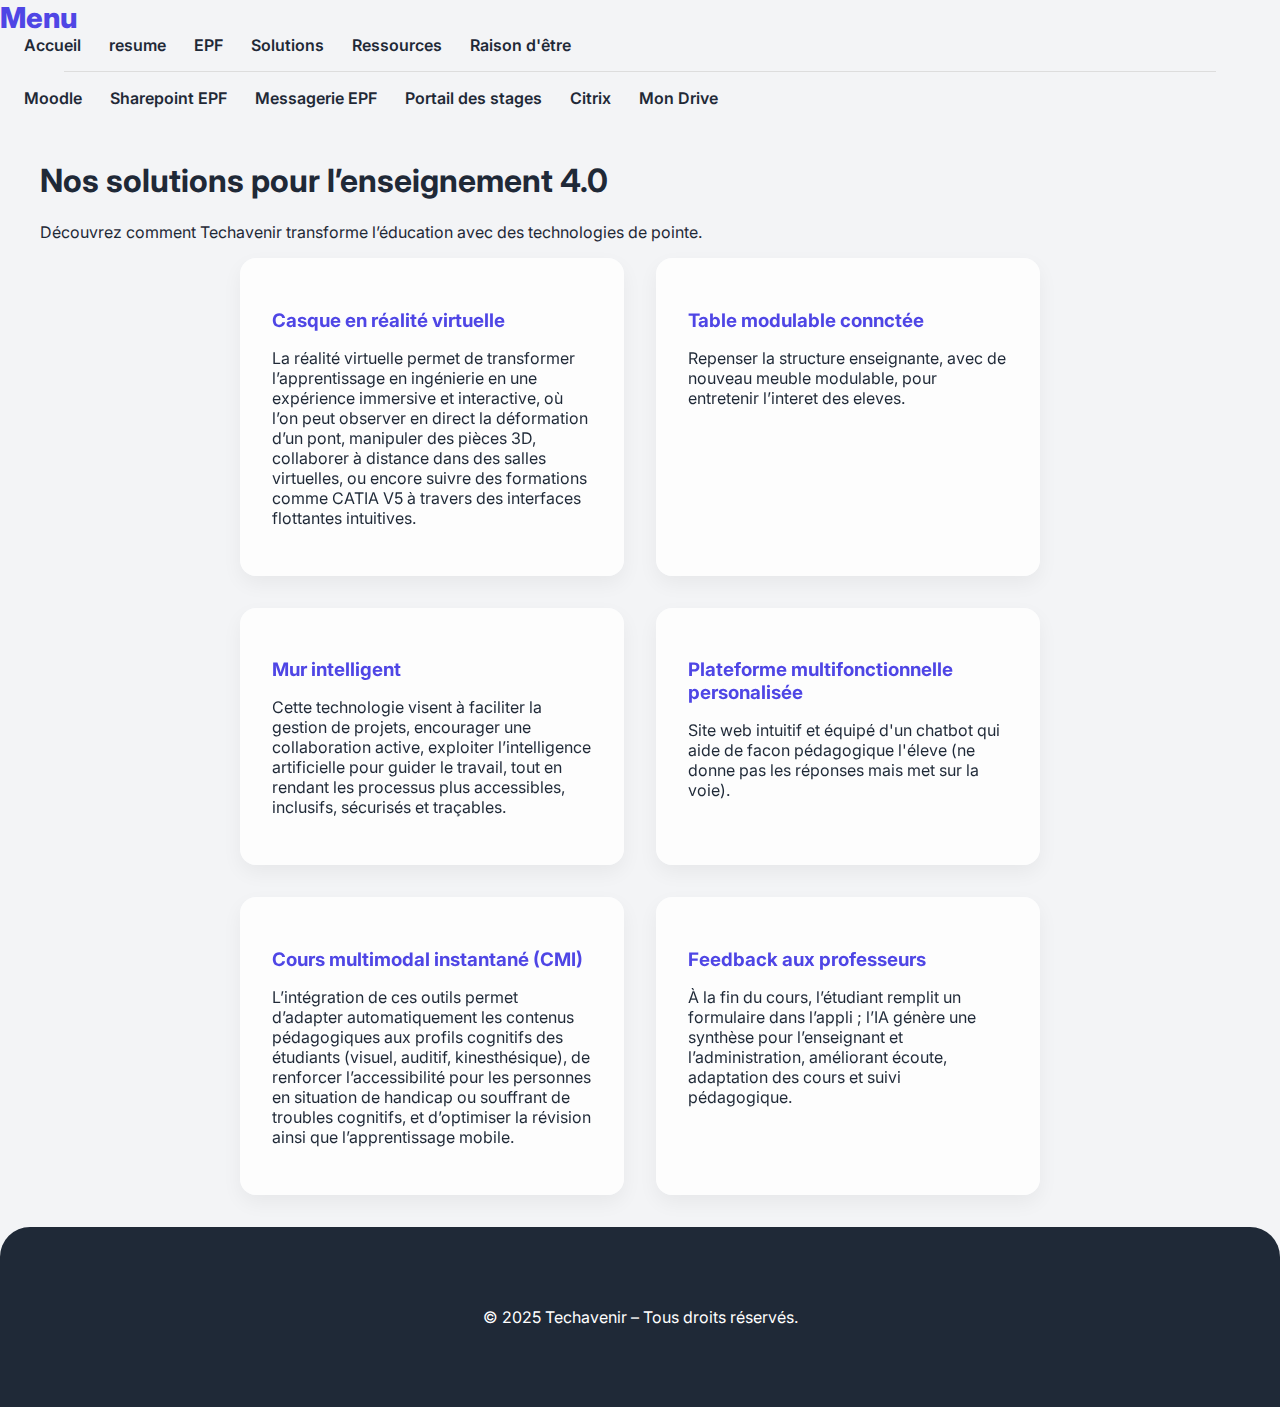
<file: solutions.html>
<!DOCTYPE html>
<html lang="fr">
<head>
  <meta charset="UTF-8">
  <meta name="viewport" content="width=device-width, initial-scale=1.0">
  <title>Solutions – Techavenir</title>
  <link rel="stylesheet" href="style.css">
  <link href="https://fonts.googleapis.com/css2?family=Inter:wght@400;600;800&display=swap" rel="stylesheet">
</head>
<body>
  <aside class="sidebar" aria-label="Menu de navigation">
    <div class="logo">Menu</div>
    <div class="menu-toggle" onclick="document.querySelector('.sidebar').classList.toggle('open')">
  <span></span>
  <span></span>
  <span></span>
</div>
    <nav>
      <a href="index.html" data-icon="🏠" title="Accueil">Accueil</a>
      <a href="resume.html" data-icon="📝" title="resume">resume</a>
      <a href="EPF.html" data-icon="🏫" title="EPF">EPF</a>
      <a href="solutions.html" data-icon="💡" title="Solutions">Solutions</a>
      <a href="fiches.html" data-icon="📚" title="Ressources">Ressources</a>
      <a href="raison d'etre.html" data-icon="🎯" title="Raison d'être">Raison d'être</a>
      <hr style="width:90%; border:none; border-top:1px solid #ddd; margin: 1rem auto;" />
      <a href="https://moodle.epf.fr" target="_blank" data-icon="📖" title="Moodle">Moodle</a>
      <a href="https://epfedu.sharepoint.com/" target="_blank" data-icon="🗂️" title="Sharepoint">Sharepoint EPF</a>
      <a href="https://outlook.office.com/mail" target="_blank" data-icon="✉️" title="Messagerie">Messagerie EPF</a>
      <a href="https://epf.jobteaser.com/fr" target="_blank" data-icon="💼" title="Stages">Portail des stages</a>
      <a href="https://vapp.epf.fr/" target="_blank" data-icon="🖥️" title="Citrix">Citrix</a>
      <a href="https://drive.google.com/" target="_blank" data-icon="☁️" title="Mon Drive">Mon Drive</a>
    </nav>
  </aside>


  <section class="container">
    <h1>Nos solutions pour l’enseignement 4.0</h1>
    <p>Découvrez comment Techavenir transforme l’éducation avec des technologies de pointe.</p>

    <div class="card-grid">
      <div class="card">
        <h3>Casque en réalité virtuelle</h3>
        <p>La réalité virtuelle permet de transformer l’apprentissage en ingénierie en une expérience immersive et interactive, où l’on peut observer en direct la déformation d’un pont, manipuler des pièces 3D, collaborer à distance dans des salles virtuelles, ou encore suivre des formations comme CATIA V5 à travers des interfaces flottantes intuitives.</p>
      </div>
      <div class="card">
        <h3>Table modulable connctée</h3>
        <p>Repenser la structure enseignante, avec de nouveau meuble modulable, pour entretenir l’interet des eleves.</p>
      </div>
      <div class="card">
        <h3>Mur intelligent</h3>
        <p>Cette technologie visent à faciliter la gestion de projets, encourager une collaboration active, exploiter l’intelligence artificielle pour guider le travail, tout en rendant les processus plus accessibles, inclusifs, sécurisés et traçables.</p>
      </div>
      <div class="card">
        <h3>Plateforme multifonctionnelle personalisée</h3>
        <p>Site web intuitif et équipé d'un chatbot qui aide de facon pédagogique l'éleve (ne donne pas les réponses mais met sur la voie).</p>
      </div>
      <div class="card">
        <h3>Cours multimodal instantané (CMI)</h3>
        <p>L’intégration de ces outils permet d’adapter automatiquement les contenus pédagogiques aux profils cognitifs des étudiants (visuel, auditif, kinesthésique), de renforcer l’accessibilité pour les personnes en situation de handicap ou souffrant de troubles cognitifs, et d’optimiser la révision ainsi que l’apprentissage mobile.</p>
      </div>
      <div class="card">
        <h3>Feedback aux professeurs</h3>
        <p>À la fin du cours, l’étudiant remplit un formulaire dans l’appli ; l’IA génère une synthèse pour l’enseignant et l’administration, améliorant écoute, adaptation des cours et suivi pédagogique.</p>
      </div>
    </div>
  </section>

  <footer>
    <div class="container">
      <p>&copy; 2025 Techavenir – Tous droits réservés.</p>
    </div>
  </footer>
<script>
(function(){if(!window.chatbase||window.chatbase("getState")!=="initialized"){window.chatbase=(...arguments)=>{if(!window.chatbase.q){window.chatbase.q=[]}window.chatbase.q.push(arguments)};window.chatbase=new Proxy(window.chatbase,{get(target,prop){if(prop==="q"){return target.q}return(...args)=>target(prop,...args)}})}const onLoad=function(){const script=document.createElement("script");script.src="https://www.chatbase.co/embed.min.js";script.id="EY-CzNa1eaQVEPs238EkB";script.domain="www.chatbase.co";document.body.appendChild(script)};if(document.readyState==="complete"){onLoad()}else{window.addEventListener("load",onLoad)}})();
</script>
</body>
</html>
</file>
<file: style.css>
:root {
    --primary: #4f46e5;
    --secondary: #9333ea;
    --text: #1f2937;
    --bg: #f3f4f6;
    --card-bg: rgba(255, 255, 255, 0.8);
  }
  html {
    scroll-padding-top: 150px; /* hauteur approximative de ton header */
  }
  
  body {
    margin: 0;
    font-family: 'Inter', sans-serif;
    background-color: var(--bg);
    color: var(--text);
  }
  
  /* Container */
  .container {
    max-width: 1200px;
    margin: 0 auto;
    padding: 2rem;
  }
  
  /* Header */
  header {
    background: white;
    box-shadow: 0 4px 12px rgba(0, 0, 0, 0.05);
    position: sticky;
    top: 0;
    z-index: 10;
  }
  
  .nav {
    display: flex;
    justify-content: space-between;
    align-items: center;
  }
  
  .logo {
    font-size: 1.8rem;
    font-weight: 800;
    color: var(--primary);
  }
  
  nav a {
    margin-left: 1.5rem;
    text-decoration: none;
    color: var(--text);
    font-weight: 600;
  }
  
  nav a:hover {
    color: var(--primary);
  }
  
  /* Hero */
  .hero {
    background: linear-gradient(135deg, var(--primary), var(--secondary));
    color: white;
    text-align: center;
    padding: 6rem 2rem;
    border-bottom-left-radius: 40px;
    border-bottom-right-radius: 40px;
  }
  
  .hero h1 {
    font-size: 3rem;
    margin-bottom: 1rem;
  }
  
  .hero p {
    font-size: 1.2rem;
    margin-bottom: 2rem;
    max-width: 700px;
    margin-left: auto;
    margin-right: auto;
  }
  
  .hero button {
    padding: 1rem 2rem;
    background: white;
    color: var(--primary);
    font-weight: 600;
    border: none;
    border-radius: 8px;
    cursor: pointer;
    transition: 0.3s ease;
  }
  
  .hero button:hover {
    background: #e5e7eb;
  }
  
  /* Vision */
  .vision {
    text-align: center;
    padding: 4rem 2rem;
  }
  
  .vision h2 {
    font-size: 2rem;
    margin-bottom: 1rem;
  }
  
  /* Features */
  .features {
    padding: 2rem 0 4rem;
  }
  
  .card-grid {
    display: flex;
    flex-wrap: wrap;
    gap: 2rem;
    justify-content: center;
  }
  
  .card {
    background: var(--card-bg);
    backdrop-filter: blur(10px);
    border-radius: 16px;
    box-shadow: 0 8px 20px rgba(0, 0, 0, 0.05);
    padding: 2rem;
    width: 320px;
    transition: transform 0.3s;
  }
  
  .card:hover {
    transform: translateY(-5px);
  }
  
  .card h3 {
    color: var(--primary);
    margin-bottom: 0.5rem;
  }
  
  /* Footer */
  footer {
    background-color: #1f2937;
    color: white;
    text-align: center;
    padding: 2rem;
    border-top-left-radius: 30px;
    border-top-right-radius: 30px;
  }
  
  /* ============================
   Fiches de Révision
============================ */

.upload-section {
  background: var(--card-bg);
  backdrop-filter: blur(10px);
  padding: 2rem;
  border-radius: 20px;
  box-shadow: 0 8px 20px rgba(0,0,0,0.05);
  margin-top: 3rem;
  text-align: center;
}

.upload-section input[type="file"] {
  padding: 1rem;
  margin: 20px 0;
  border: 2px dashed var(--primary);
  border-radius: 12px;
  background: white;
  cursor: pointer;
  width: 100%;
  max-width: 400px;
}

.upload-section button {
  background-color: var(--primary);
  color: white;
  border: none;
  padding: 1rem 2rem;
  border-radius: 8px;
  margin: 10px;
  font-weight: 600;
  cursor: pointer;
  transition: background 0.3s ease;
}

.upload-section button:hover {
  background-color: var(--secondary);
}

#pdfViewer {
  width: 100%;
  height: 650px;
  border: none;
  margin-top: 30px;
  display: none;
  border-radius: 20px;
  box-shadow: 0 4px 20px rgba(0,0,0,0.1);
}

.fiche-cards {
  display: grid;
  grid-template-columns: repeat(auto-fit, minmax(250px, 1fr));
  gap: 1.5rem;
  margin-top: 2rem;
}

.fiche-card {
  background-color: #f9f9f9;
  border-radius: 12px;
  padding: 1.5rem;
  box-shadow: 0 4px 12px rgba(0, 0, 0, 0.06);
  text-align: center;
  transition: transform 0.2s ease;
}

.fiche-card:hover {
  transform: translateY(-5px);
}

.fiche-card h3 {
  margin-bottom: 1rem;
  font-size: 1.2rem;
  color: var(--primary);
}

.fiche-buttons {
  display: flex;
  justify-content: center;
  gap: 0.8rem;
  flex-wrap: wrap;
}

.btn {
  display: inline-block;
  padding: 0.5rem 1rem;
  background-color: #0077ff;
  color: #fff;
  border-radius: 8px;
  text-decoration: none;
  font-weight: 600;
  transition: background-color 0.3s ease;
}

.btn:hover {
  background-color: #0056b3;
}

.upload-section {
  margin-top: 2rem;
  text-align: center;
}

#pdfViewer {
  display: none;
  width: 100%;
  height: 600px;
  margin-top: 1rem;
}
</file>
